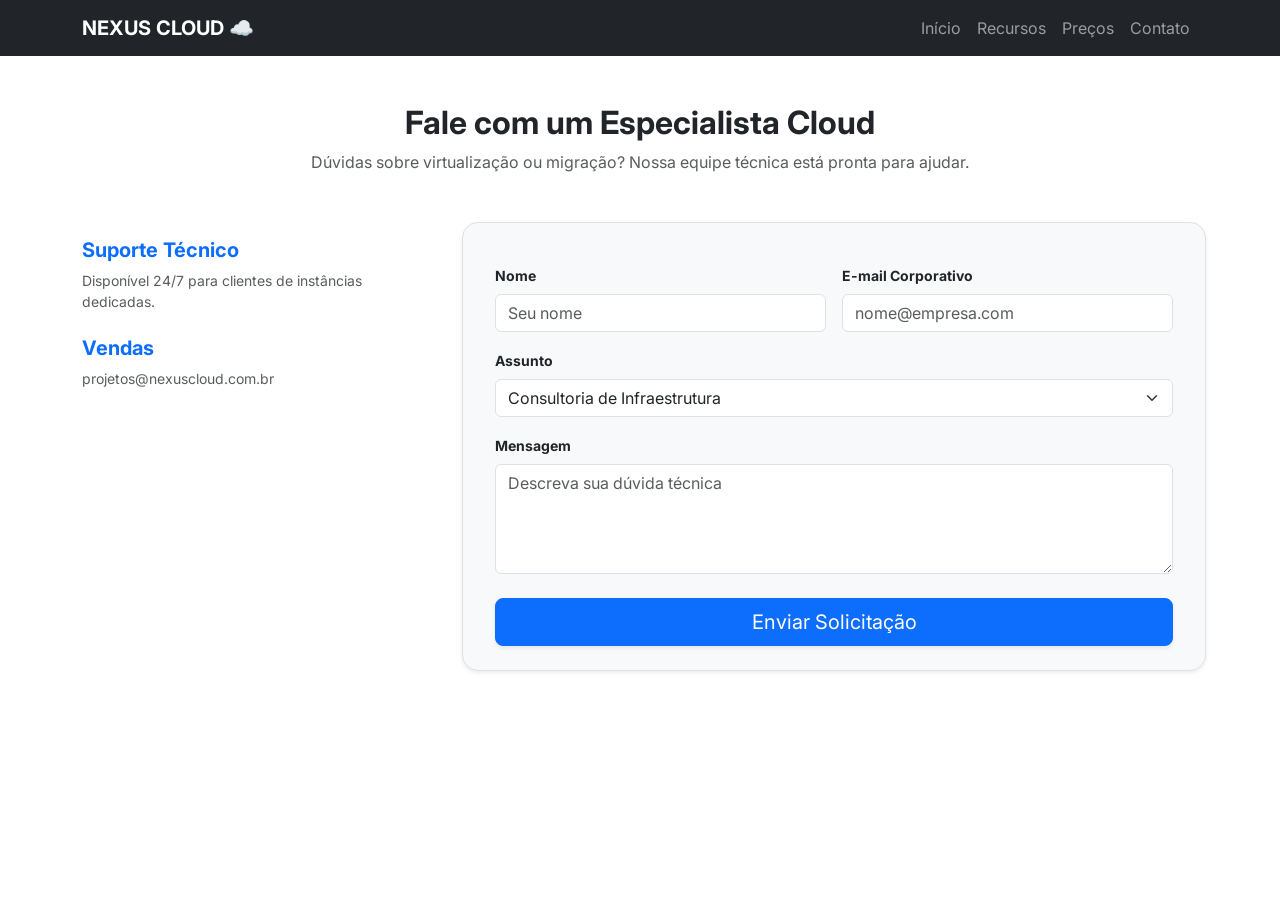
<file: contato.html>
<!DOCTYPE html>
<html lang="pt-br">
<head>
    <meta charset="UTF-8">
    <meta name="viewport" content="width=device-width, initial-scale=1.0">
    <title>Nexus Cloud | Contato</title>

    <!-- 1. LINK DO BOOTSTRAP (Obrigatório em todas as páginas que usam Bootstrap) -->
    <link href="https://cdn.jsdelivr.net/npm/bootstrap@5.3.0/dist/css/bootstrap.min.css" rel="stylesheet">
    
    <!-- 2. LINK DAS FONTES -->
    <link href="https://fonts.googleapis.com/css2?family=Inter:wght@400;700&display=swap" rel="stylesheet">

    <!-- 3. SEU CSS PERSONALIZADO -->
    <link rel="stylesheet" href="style.css">
</head>
<body>

    <!-- Recomendo copiar a sua <nav> aqui também para o usuário poder voltar para a home -->
    <nav class="navbar navbar-expand-lg navbar-dark bg-dark fixed-top">
        <div class="container">
            <a class="navbar-brand fw-bold" href="index.html">NEXUS CLOUD ☁️</a>
            <button class="navbar-toggler" type="button" data-bs-toggle="collapse" data-bs-target="#menuPrincipal">
                <span class="navbar-toggler-icon"></span>
            </button>
            <div class="collapse navbar-collapse" id="menuPrincipal">
                <ul class="navbar-nav ms-auto">
                    <li class="nav-item">
                        <a class="nav-link" href="index.html">Início</a>
                    </li>
                    <li class="nav-item">
                        <a class="nav-link" href="#features">Recursos</a>
                    </li>
                    <li class="nav-item">
                        <a class="nav-link" href="#precos">Preços</a>
                    </li>
                    <li class="nav-item">
                        <a class="nav-link" href="contato.html">Contato</a>
                    </li>
                </ul>
            </div>
        </div>
    </nav>

    <section id="contato" class="py-5 bg-white">
        <div class="container">
            <div class="row justify-content-center">
                <div class="col-lg-8 text-center mb-5">
                    <h2 class="fw-bold">Fale com um Especialista Cloud</h2>
                    <p class="text-muted">Dúvidas sobre virtualização ou migração? Nossa equipe técnica está pronta para ajudar.</p>
                </div>
            </div>

            <div class="row g-5">
                <!-- Informações de Contato -->
                <div class="col-lg-4">
                    <div class="mb-4">
                        <h5 class="fw-bold text-primary">Suporte Técnico</h5>
                        <p class="text-muted small">Disponível 24/7 para clientes de instâncias dedicadas.</p>
                    </div>
                    <div class="mb-4">
                        <h5 class="fw-bold text-primary">Vendas</h5>
                        <p class="text-muted small">projetos@nexuscloud.com.br</p>
                    </div>
                </div>

                <!-- Formulário -->
                <div class="col-lg-8">
                    <form class="row g-3 shadow-sm p-4 rounded-4 border bg-light">
                        <div class="col-md-6">
                            <label class="form-label small fw-bold">Nome</label>
                            <input type="text" class="form-control" placeholder="Seu nome">
                        </div>
                        <div class="col-md-6">
                            <label class="form-label small fw-bold">E-mail Corporativo</label>
                            <input type="email" class="form-control" placeholder="nome@empresa.com">
                        </div>
                        <div class="col-12">
                            <label class="form-label small fw-bold">Assunto</label>
                            <select class="form-select">
                                <option selected>Consultoria de Infraestrutura</option>
                                <option value="1">Migração de Servidor</option>
                                <option value="2">Suporte Técnico</option>
                            </select>
                        </div>
                        <div class="col-12">
                            <label class="form-label small fw-bold">Mensagem</label>
                            <textarea class="form-control" rows="4" placeholder="Descreva sua dúvida técnica"></textarea>
                        </div>
                        <div class="col-12">
                            <button type="submit" class="btn btn-primary btn-lg w-100 shadow-sm mt-2">Enviar Solicitação</button>
                        </div>
                    </form>
                </div>
            </div>
        </div>
    </section>

    <!-- 4. SCRIPT DO BOOTSTRAP (Sempre antes de fechar o body) -->
    <script src="https://cdn.jsdelivr.net/npm/bootstrap@5.3.0/dist/js/bootstrap.bundle.min.js"></script>
</body>
</html>
</file>
<file: style.css>
/*CC Personalizado para complementar o Bootstrap*/
body {
    font-family: 'Inter', sans-serif;
    scroll-behavior: smooth; 
    padding-top: 56px; /* CORREÇÃO: Dá espaço para a navbar fixa não cobrir o título */
}

/* Estilização do Hero section  (Primeira dobra)*/

.hero-section {
    background: linear-gradient(135deg, #0dcdfd 0%, #000a99 100%);
    color: white;
    padding: 100px 0;
    }

/* Ajuste para a Navbar não cobrir o conteúdo ao clicar nos links */
section {
    padding-top: 80px; /* Altura da Navbar */
}

/* style.css - Adicione ao final */

/* Controla a velocidade da "sanfona" para ser mais lenta e elegante */
.collapsing {
    transition: height 0.8s ease-in-out !important;
}

/* Estilo do painel de detalhes (Gaveta) */
.details-drawer {
    background: #ffffff;
    border: 1px solid rgba(13, 110, 253, 0.2);
    border-radius: 15px;
    overflow: hidden;
    box-shadow: 0 15px 35px rgba(0,0,0,0.1);
}

/* Tabela técnica dentro da gaveta */
.tech-spec-table {
    font-size: 0.95rem;
    color: #495057;
}

.tech-spec-table tr {
    border-bottom: 1px solid #f1f1f1;
}

.price-tag {
    font-size: 2rem;
    color: #0d6efd;
    font-weight: 700;
}
</file>
